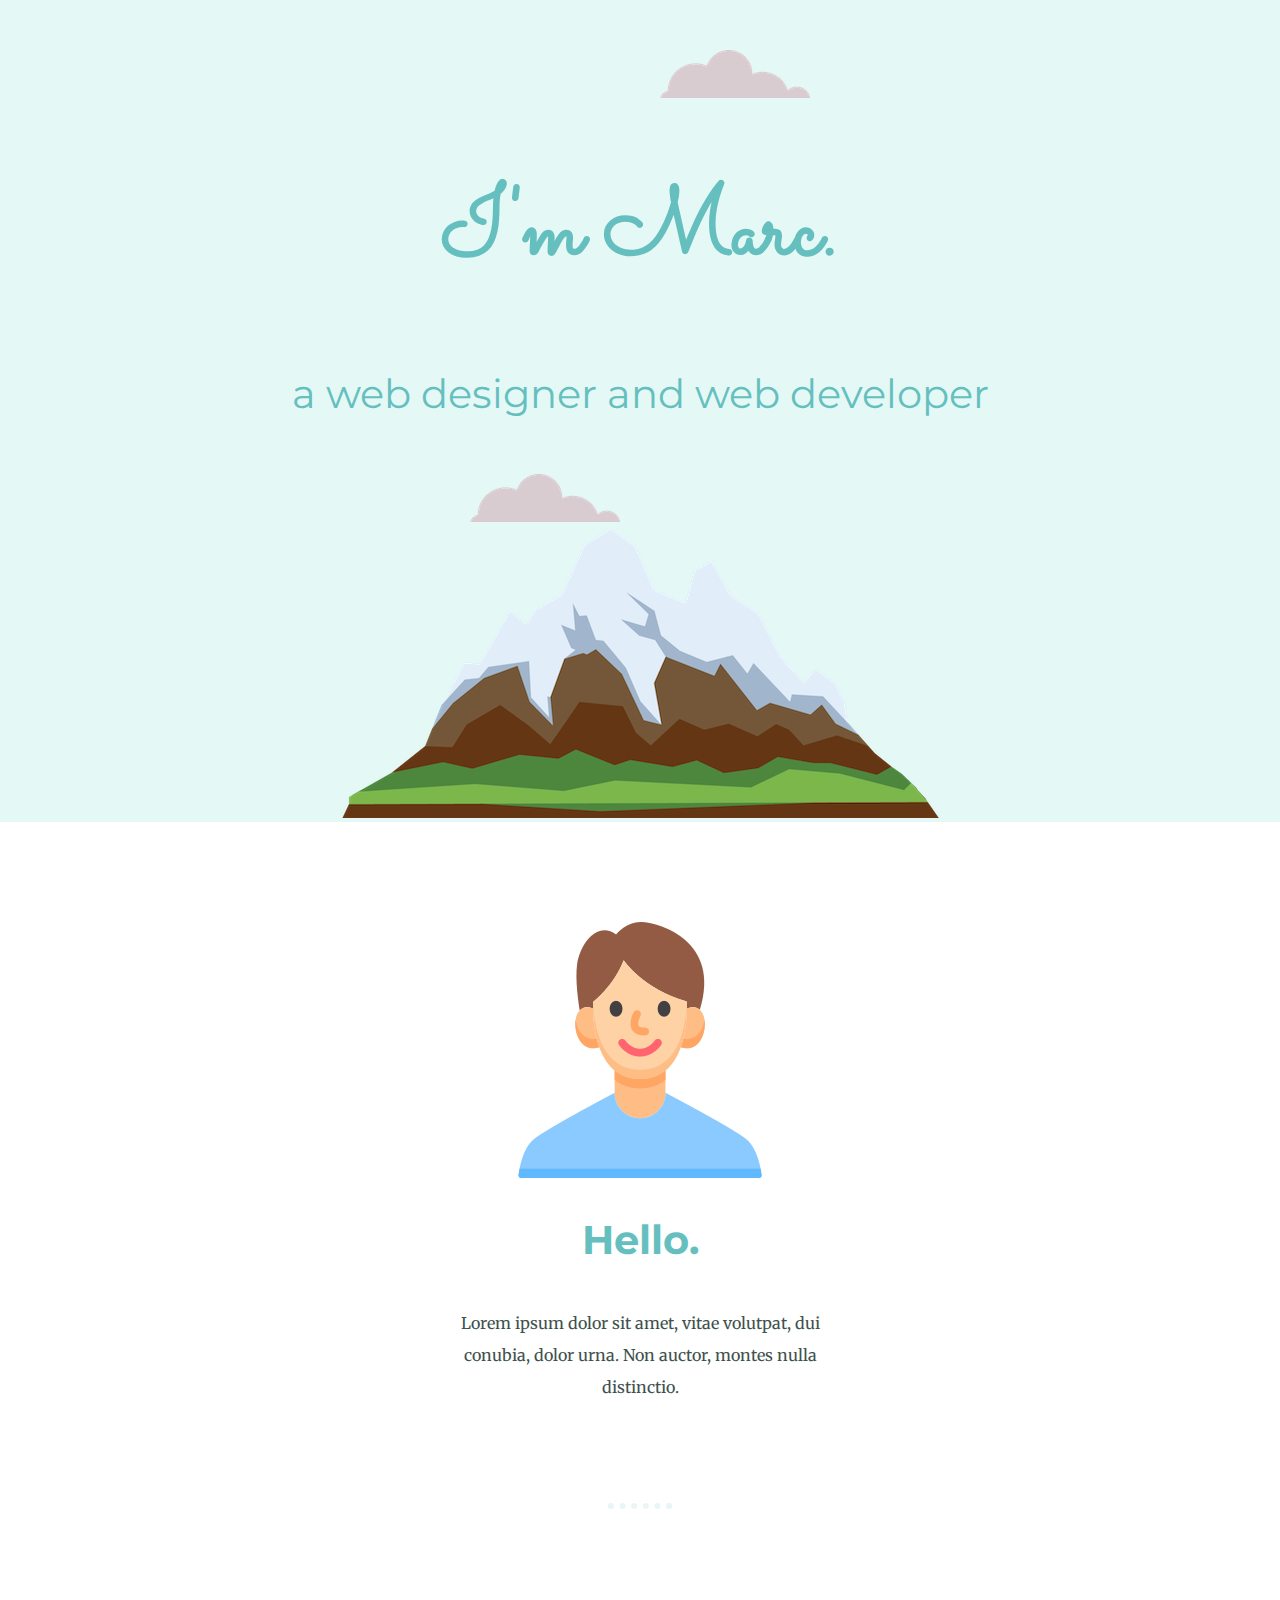
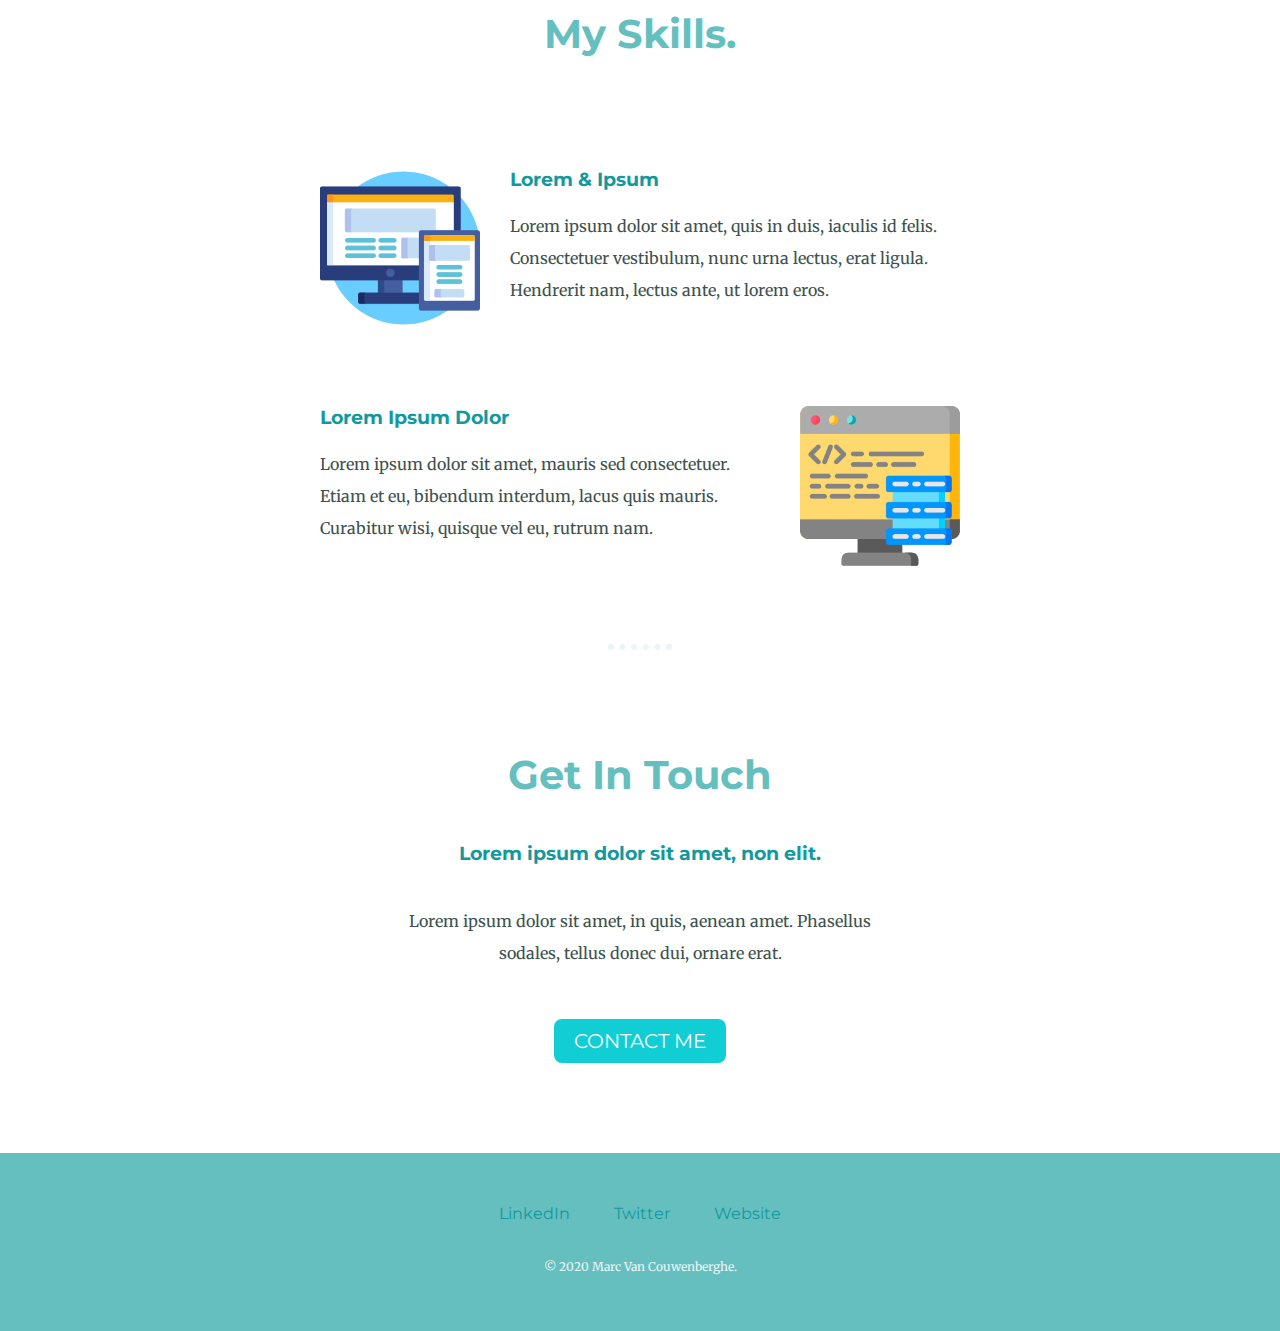
<file: CSS - My Site/index.html>
<!DOCTYPE html>
<html lang="en">

<head>
  <meta charset="UTF-8">
  <meta name="viewport" content="width=device-width, initial-scale=1.0">
  <meta http-equiv="X-UA-Compatible" content="ie=edge">
  <title>Marc Van Couwenberghe</title>
  <link rel="stylesheet" type="text/css" href="css/styles.css">
  <link rel="icon" href="favicon.ico">
  <link href="https://fonts.googleapis.com/css?family=Merriweather|Montserrat|Sacramento&display=swap" rel="stylesheet">
</head>

<body>
  <div class="top-container">
    <img class="top-cloud" src="images/cloud.png" alt="cloud-img">
    <h1>I'm Marc.</h1>
    <h2 class="subtitle">a web designer and web developer</h2>
    <img class="bottom-cloud" src="images/cloud.png" alt="cloud-img">
    <img src="images/mountain.png" alt="mountain-img">
  </div>
  <div class="middle-container">
    <div class="profile">
      <img src="images/man.png" alt="This is me!">
      <h2>Hello.</h2>
      <p class="intro">Lorem ipsum dolor sit amet, vitae volutpat, dui conubia, dolor urna. Non auctor, montes nulla distinctio.</p>
    </div>
    <hr>
    <div class="skills">
      <h2>My Skills.</h2>
      <div class="skill-row">
        <img class="skill-img-left" src="images/monitor.png" alt="Web Design">
        <h3>Lorem & Ipsum</h3>
        <p>Lorem ipsum dolor sit amet, quis in duis, iaculis id felis. Consectetuer vestibulum, nunc urna lectus, erat ligula. Hendrerit nam, lectus ante, ut lorem eros.</p>
      </div>
      <div class="skill-row">
        <img class="skill-img-right" src="images/code.png" alt="Web Development">
        <h3>Lorem Ipsum Dolor</h3>
        <p>Lorem ipsum dolor sit amet, mauris sed consectetuer. Etiam et eu, bibendum interdum, lacus quis mauris. Curabitur wisi, quisque vel eu, rutrum nam.</p>
      </div>
    </div>
    <hr>
    <div class="contact-me">
      <h2>Get In Touch</h2>
      <h3>Lorem ipsum dolor sit amet, non elit.</h3>
      <p class="contact-message">Lorem ipsum dolor sit amet, in quis, aenean amet. Phasellus sodales, tellus donec dui, ornare erat.</p>
      <a class="btn" href="mailto:name@email.com">CONTACT ME</a>
    </div>
  </div>


  <div class="bottom-container">
    <a class="footer-link" href="https://www.linkedin.com/">LinkedIn</a>
    <a class="footer-link" href="https://twitter.com/">Twitter</a>
    <a class="footer-link" href="https://www.appbrewery.co/">Website</a>
    <p class="copyright">© 2020 Marc Van Couwenberghe.</p>
  </div>

</body>

</html>
</file>
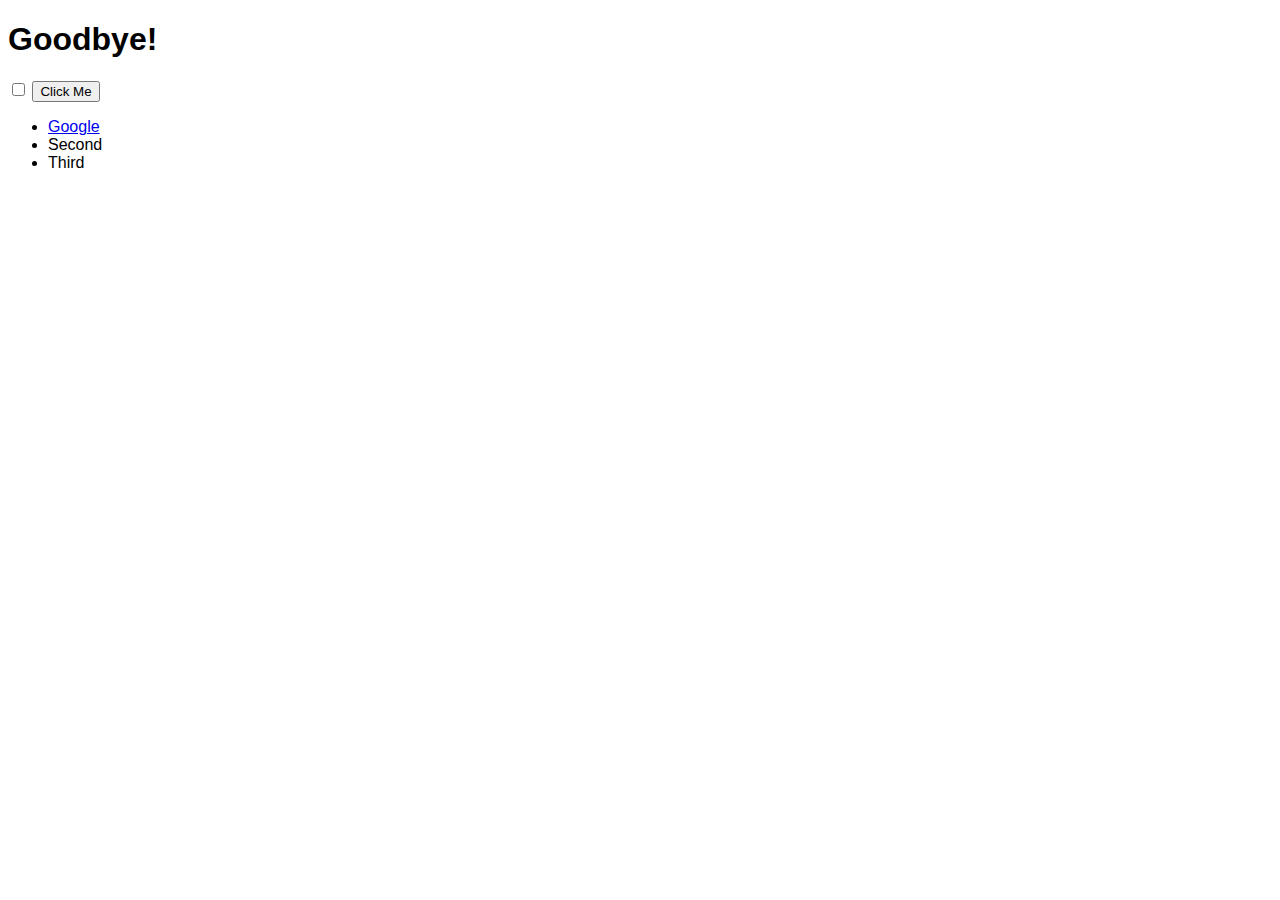
<file: DOM/index.html>
<!DOCTYPE html>
<html lang="en">
<head>
    <meta charset="UTF-8">
    <meta name="viewport" content="width=device-width, initial-scale=1.0">
    <title>My Website</title>
    <link rel="stylesheet" href="styles.css">
</head>
<body>
    <h1>Hello!</h1>
    <input type="checkbox">
    <button style=":active: color:red;">Click Me</button>
    <ul>
        <li><a href="https://www.google.com">Google</a></li>
        <li>Second</li>
        <li>Third</li>
    </ul> 
    
    <script src="index.js"></script>
</body>
</html>
</file>
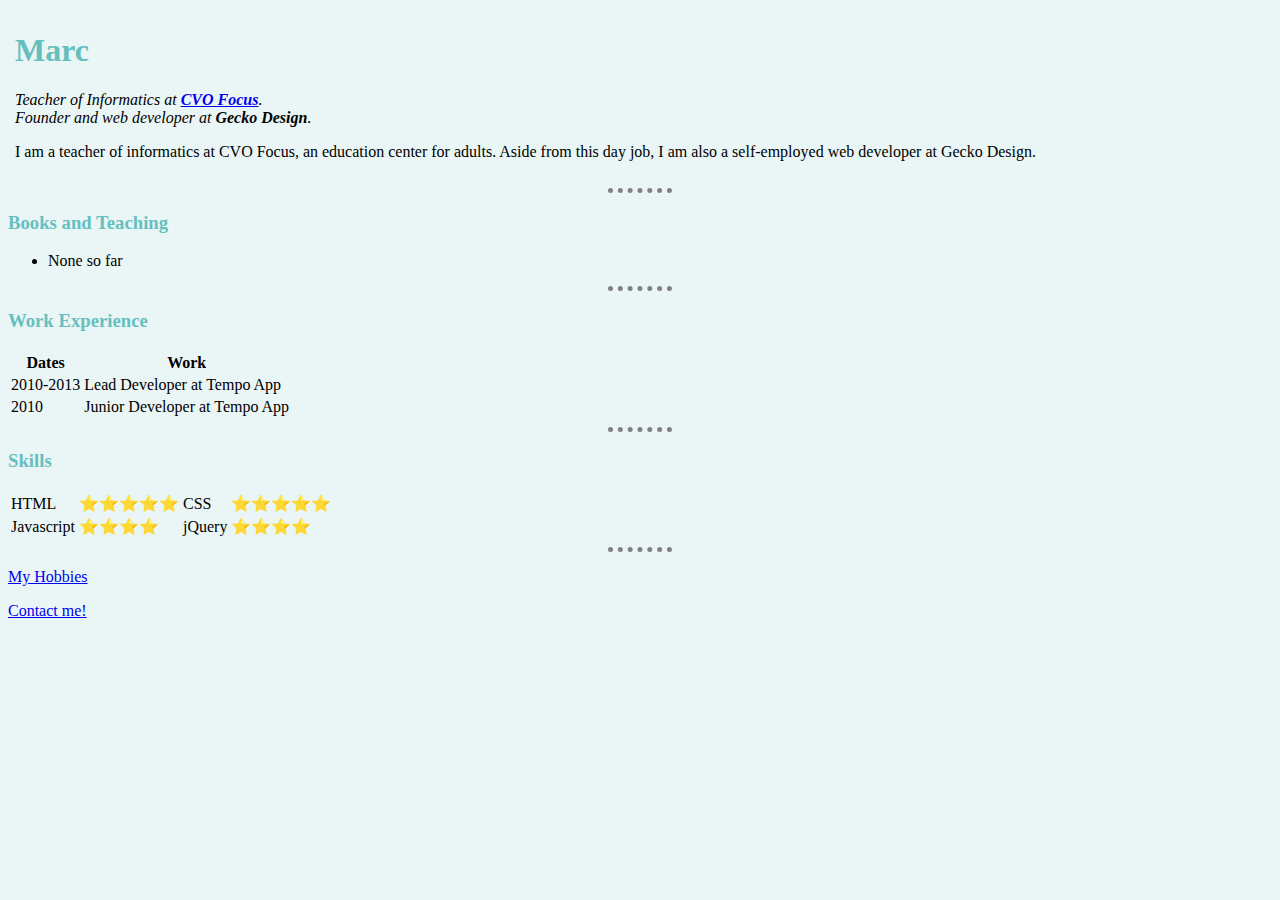
<file: HTML - Personal website/index.html>
<!DOCTYPE html>
<html lang="en" dir="ltr">

<head>
  <meta charset="utf-8">
  <meta name="description" content="This page is a reflection on the person Marc Van Couwenberghe. ">
  <title>Marc's Personal Site</title>
  <link rel="stylesheet" href="css/styles.css">
</head>

<body>
  <table>
    <tr>
      <td></td>
      <td>
        <h1>Marc</h1>
        <p><em>Teacher of Informatics at <strong><a href="https://www.cvofocus.be">CVO Focus</a></strong>.</em>
          <br /><em>Founder and web developer at <strong>Gecko Design</strong>.</em></p>
        <p>I am a teacher of informatics at CVO Focus, an education center for adults. Aside from this day job, I am also a self-employed web developer at Gecko Design. </p>
      </td>
    </tr>
  </table>

  <hr>
  <h3>Books and Teaching</h3>
  <ul>
    <li>None so far</li>
  </ul>
  <hr>
  <h3>Work Experience</h3>
  <table>
    <thead>
      <tr>
        <th>Dates</th>
        <th>Work</th>
      </tr>
    </thead>
    <tbody>
      <tr>
        <td>2010-2013</td>
        <td>Lead Developer at Tempo App</td>
      </tr>
      <tr>
        <td>2010</td>
        <td>Junior Developer at Tempo App</td>
      </tr>
    </tbody>
    <tfoot>

    </tfoot>
  </table>
  <hr>
  <h3>Skills</h3>
  <table>
    <tr>
      <td>HTML</td>
      <td>⭐⭐⭐⭐⭐</td>
      <td>CSS</td>
      <td>⭐⭐⭐⭐⭐</td>
    </tr>
    <tr>
      <td>Javascript</td>
      <td>⭐⭐⭐⭐</td>
      <td>jQuery</td>
      <td>⭐⭐⭐⭐</td>
    </tr>
  </table>
  <hr>
  <p><a href="hobbies.html">My Hobbies</a></p>
  <p><a href="contact.html">Contact me!</a></p>


</body>

</html>
</file>
<file: 5 - Intermediate CSS/relativePositioning.html>
<!DOCTYPE html>
<html lang="en">
<head>
  <meta charset="UTF-8">
  <meta name="viewport" content="width=device-width, initial-scale=1.0">
  <meta http-equiv="X-UA-Compatible" content="ie=edge">
  <title>Relative Positioning</title>
  <link rel="stylesheet" href="styles.css">
</head>
<body>
  <div class="red">

  </div>
  <div class="blue">

  </div>
  <div class="yellow">

  </div>
</body>
</html>
</file>
<file: 5 - Intermediate CSS/relativePositioning2.html>
<!DOCTYPE html>
<html lang="en">
<head>
  <meta charset="UTF-8">
  <meta name="viewport" content="width=device-width, initial-scale=1.0">
  <meta http-equiv="X-UA-Compatible" content="ie=edge">
  <title>Relative Positioning</title>
  <link rel="stylesheet" href="styles2.css">
</head>
<body>
  <div class="red">

  </div>
  <div class="blue">

  </div>
  <div class="yellow">

  </div>
</body>
</html>
</file>
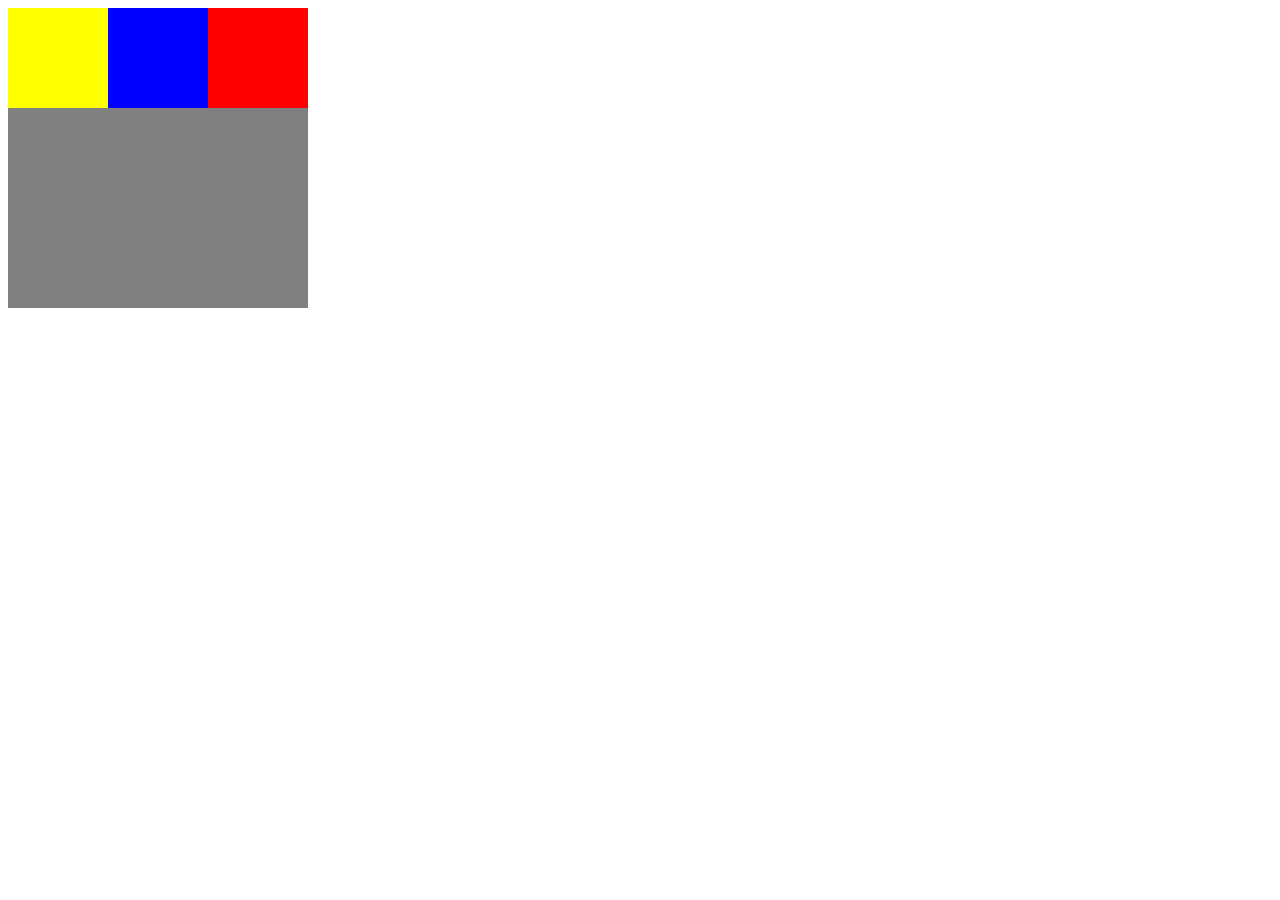
<file: 5 - Intermediate CSS/relativePositioning3.html>
<!DOCTYPE html>
<html lang="en">
<head>
  <meta charset="UTF-8">
  <meta name="viewport" content="width=device-width, initial-scale=1.0">
  <meta http-equiv="X-UA-Compatible" content="ie=edge">
  <title>Relative Positioning</title>
  <link rel="stylesheet" href="styles3.css">
</head>
<body>
  <div class="container">
    <div class="red">

    </div>
    <div class="blue">

    </div>
    <div class="yellow">

    </div>
  </div>

</body>
</html>
</file>
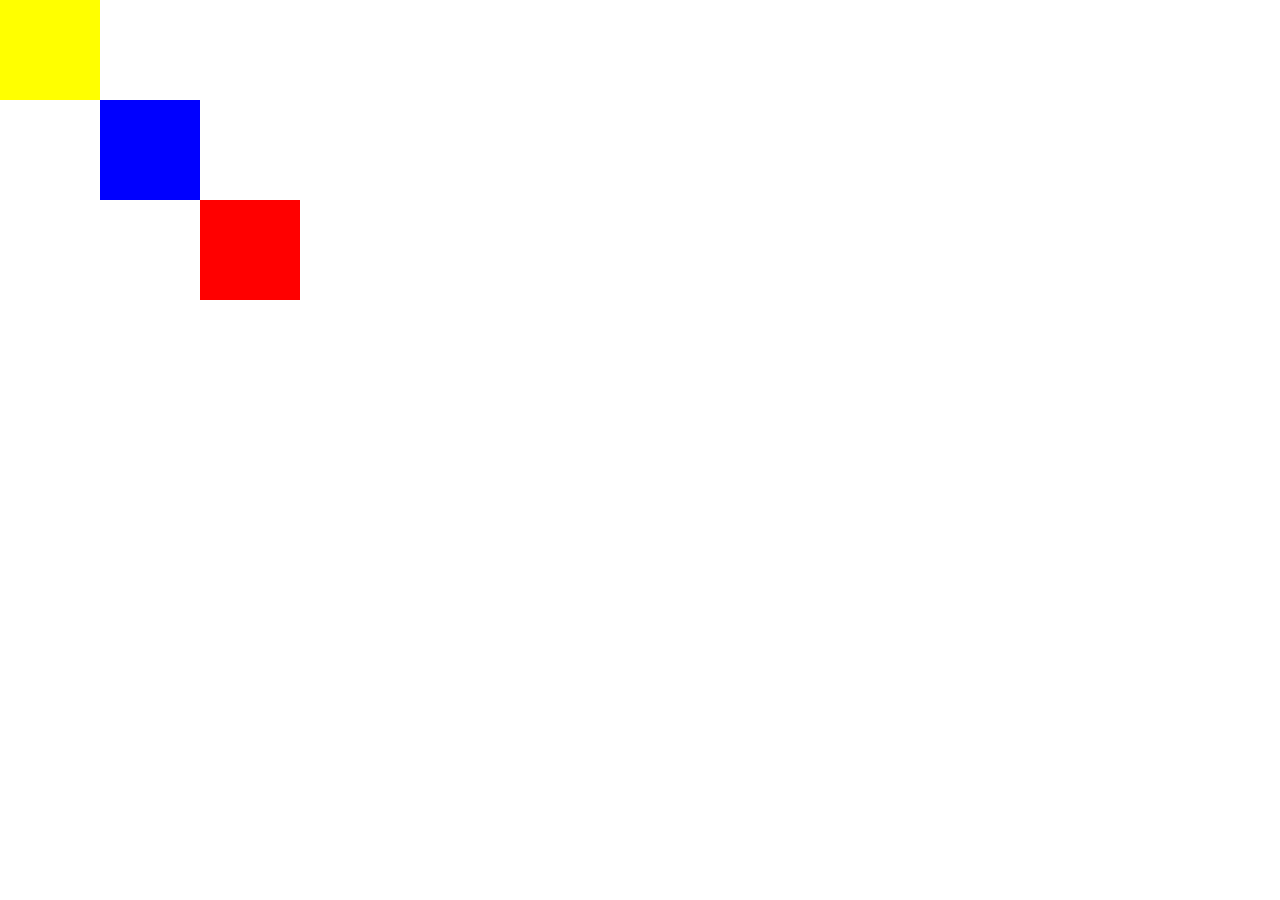
<file: 5 - Intermediate CSS/relativePositioning_challenge.html>
<!DOCTYPE html>
<html lang="en">
<head>
  <meta charset="UTF-8">
  <meta name="viewport" content="width=device-width, initial-scale=1.0">
  <meta http-equiv="X-UA-Compatible" content="ie=edge">
  <title>Relative Positioning</title>
  <link rel="stylesheet" href="styles_challenge.css">
</head>
<body>
  <div class="red">

  </div>
  <div class="blue">

  </div>
  <div class="yellow">

  </div>
</body>
</html>
</file>
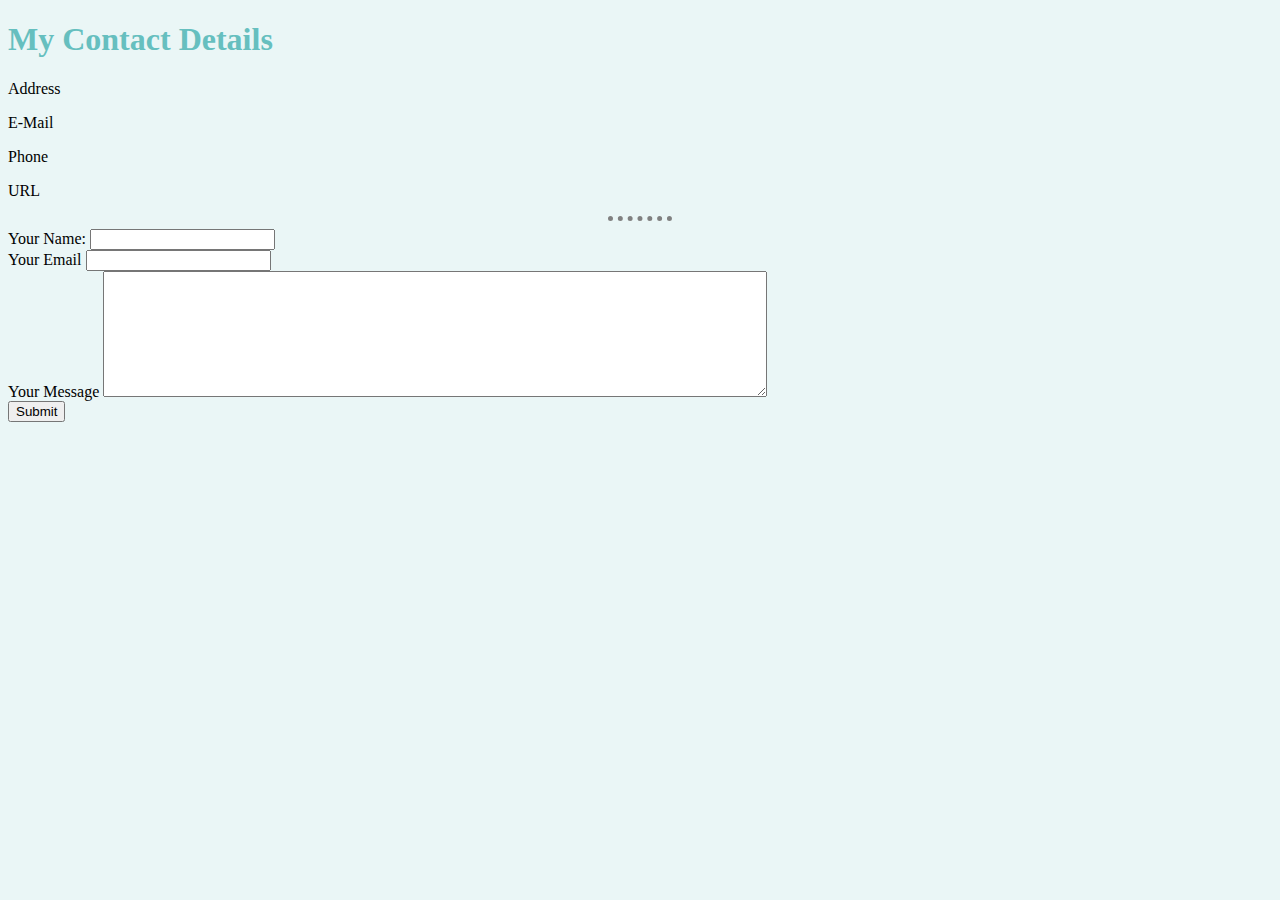
<file: HTML - Personal website/contact.html>
<!DOCTYPE html>
<html lang="en">
<head>
  <meta charset="UTF-8">
  <meta name="viewport" content="width=device-width, initial-scale=1.0">
  <meta http-equiv="X-UA-Compatible" content="ie=edge">
  <title>Contact me!</title>
    <link rel="stylesheet" href="css/styles.css">
</head>
<body>
  <h1>My Contact Details</h1>
  <p>Address</p>
  <p>E-Mail</p>
  <p>Phone</p>
  <p>URL</p>
  <hr>
  <form action="mailto:marc.vancouwenberghe@cvofocus.be" method="post" enctype="text/plain">
    <label for="">Your Name:</label>
    <input type="text" name="yourName" value=""><br>
    <label for="">Your Email</label>
    <input type="email" name="yourEmail"><br>
    <label for="">Your Message</label>
    <textarea name="yourMessage" rows="8" cols="80"></textarea><br>
    <input type="submit" name="">
  </form>

</body>
</html>
</file>
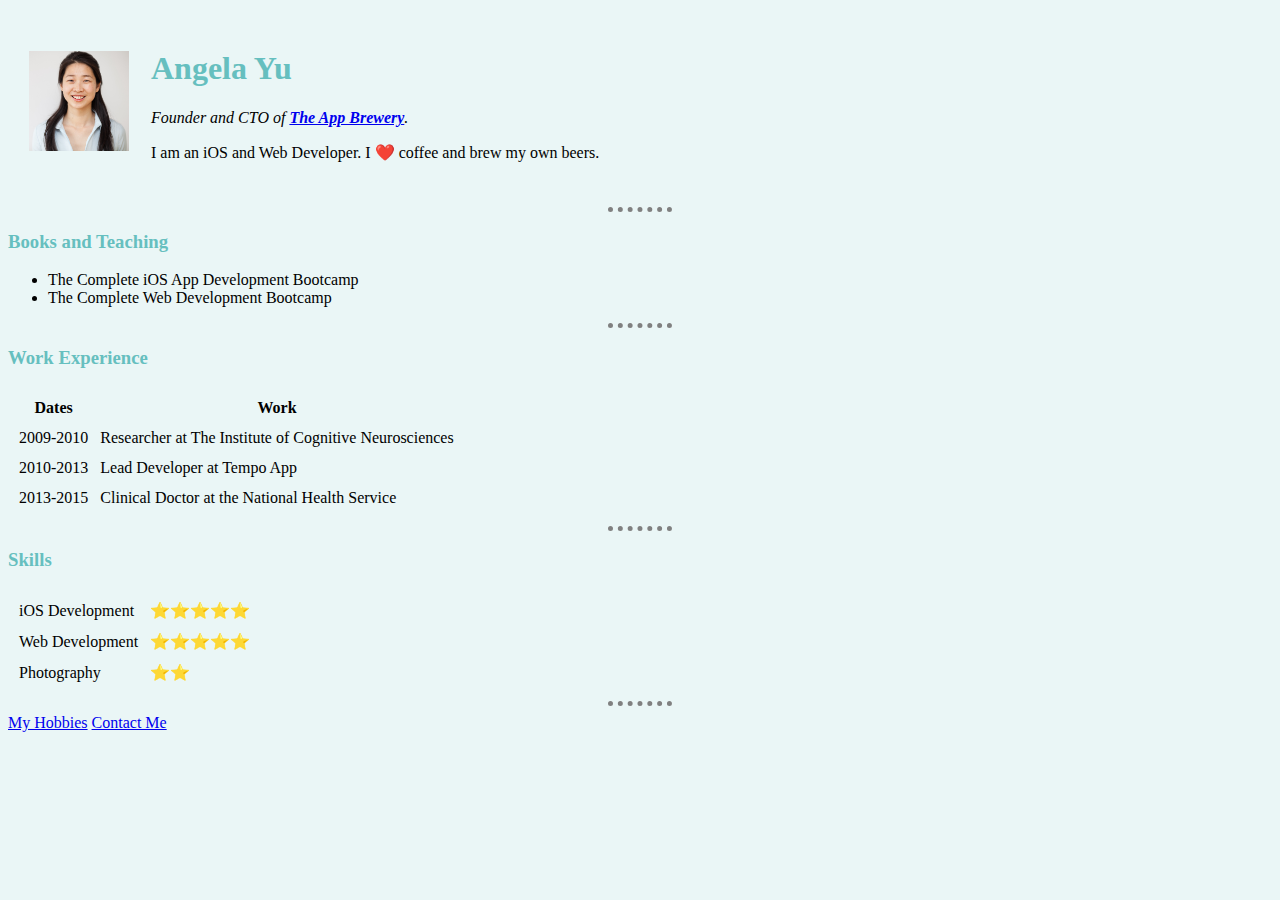
<file: HTML - Personal website/Debugging Problem 1.html>
<!DOCTYPE html>
<html>
  <head>
    <meta charset="utf-8">
    <title>Angela's Personal Site</title>
    <link rel="stylesheet" href="css/styles.css">
  </head>

  <body>
    <table cellspacing="20">
      <tr>
        <td><img src="images/angela.jpeg" height="100" width="100" alt="angela profile picture"></td>
        <td><h1>Angela Yu</h1>
        <p><em>Founder and CTO of <strong><a href="https://www.appbrewery.co/">The App Brewery</a></strong>.</em></p>
        <p>I am an iOS and Web Developer. I ❤️ coffee and brew my own beers.</p></td>
      </tr>
    </table>
    <hr>
    <h3>Books and Teaching</h3>
    <ul>
      <li>The Complete iOS App Development Bootcamp</li>
      <li>The Complete Web Development Bootcamp</li>
    </ul>
    <hr>
    <h3>Work Experience</h3>
    <table cellspacing="10">
      <thead>
        <tr>
          <th>Dates</th>
          <th>Work</th>
        </tr>
      </thead>
      <tbody>
        <tr>
          <td>2009-2010</td>
          <td>Researcher at The Institute of Cognitive Neurosciences</td>
        </tr>
        <tr>
          <td>2010-2013</td>
          <td>Lead Developer at Tempo App</td>
        </tr>
        <tr>
          <td>2013-2015</td>
          <td>Clinical Doctor at the National Health Service</td>
        </tr>
      </tbody>
    </table>
    <hr>
    <h3>Skills</h3>
    <table cellspacing="10">
      <tr>
        <td>iOS Development</td>
        <td>⭐️⭐️⭐️⭐️⭐️</td>
      </tr>
      <tr>
        <td>Web Development</td>
        <td>⭐️⭐️⭐️⭐️⭐️</td>
      </tr>
      <tr>
        <td>Photography</td>
        <td>⭐️⭐️</td>
      </tr>
    </table>
    <hr>
    <a href="hobbies.html">My Hobbies</a>
    <a href="contact-me.html">Contact Me</a>
  </body>
</html>
</file>
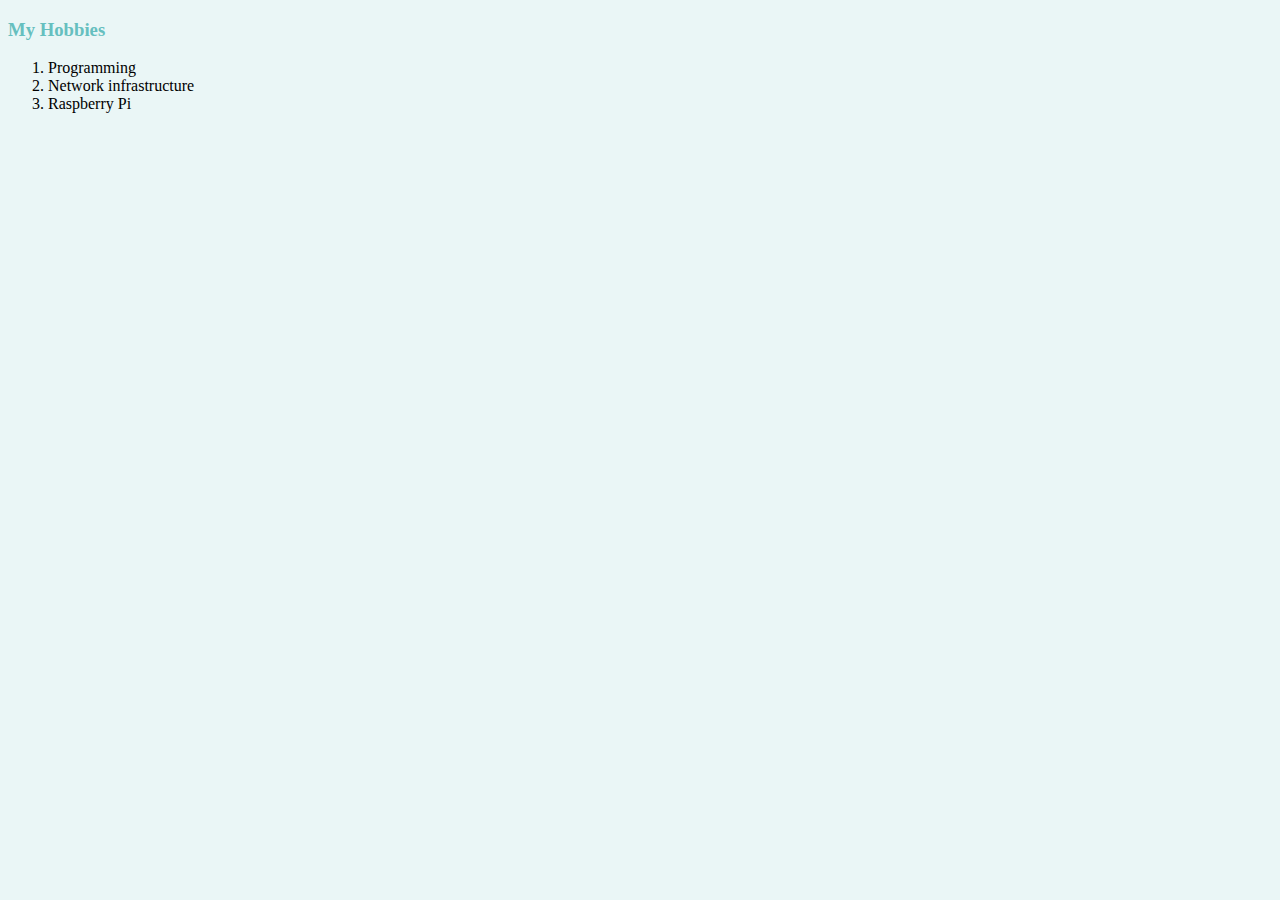
<file: HTML - Personal website/hobbies.html>
<!DOCTYPE html>
<html lang="en">

<head>
  <meta charset="UTF-8">
  <meta name="viewport" content="width=device-width, initial-scale=1.0">
  <meta http-equiv="X-UA-Compatible" content="ie=edge">
  <title>My Hobbies</title>
    <link rel="stylesheet" href="css/styles.css">
</head>

<body>
  <h3>My Hobbies</h3>
  <ol>
    <li>Programming</li>
    <li>Network infrastructure</li>
    <li>Raspberry Pi</li>
  </ol>
</body>

</html>
</file>
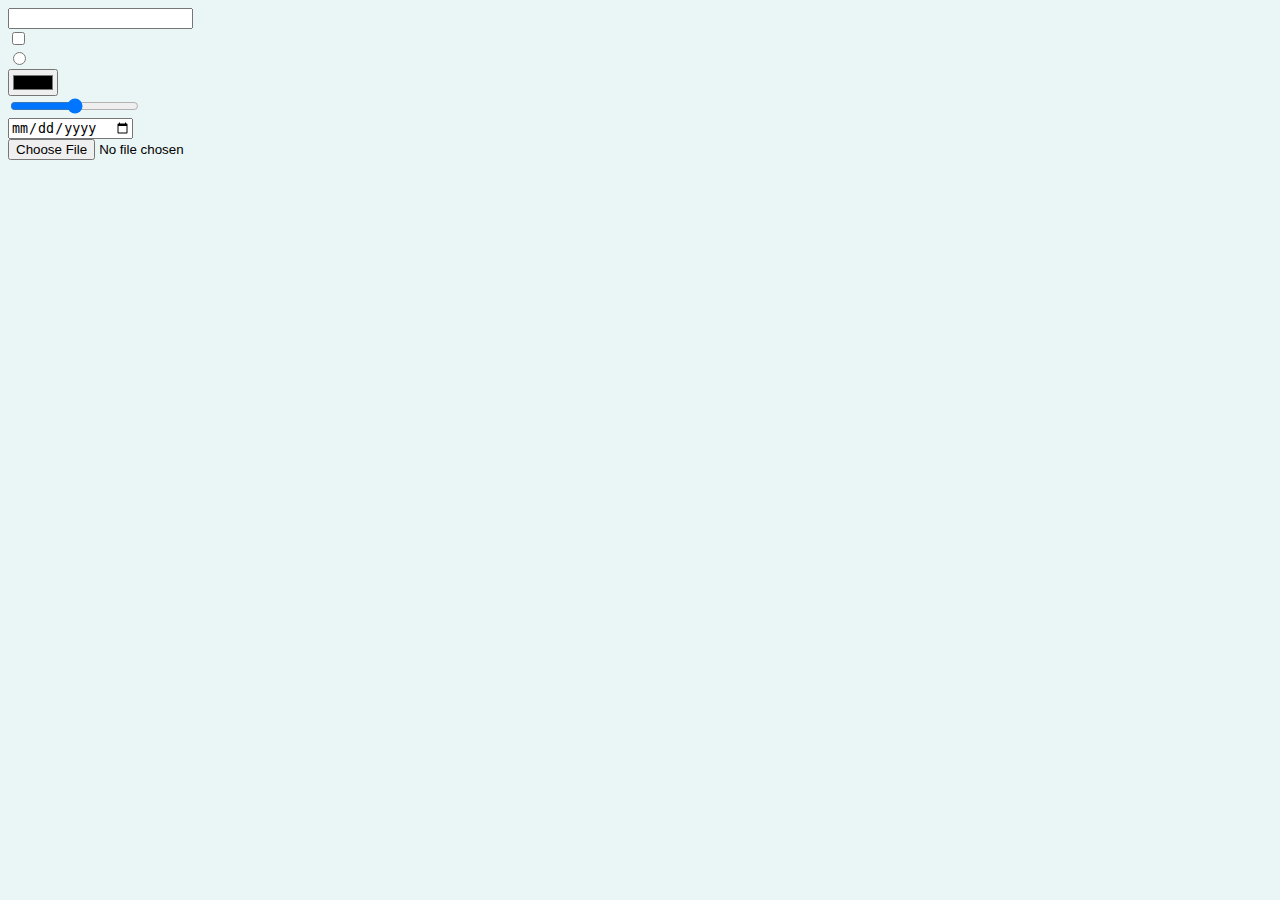
<file: HTML - Personal website/inputs.html>
<!DOCTYPE html>
<html lang="en" dir="ltr">
  <head>
    <meta charset="utf-8">
    <title>Various Types of Inputs</title>
      <link rel="stylesheet" href="css/styles.css">
  </head>
  <body>
    <form class="" action="index.html" method="post">
      <input type="text" name="" value=""><br>
      <input type="checkbox" name="" value=""><br>
      <input type="radio" name="" value=""><br>
      <input type="color" name="" value=""><br>
      <input type="range" name="" value=""><br>
      <input type="date" name="" value=""><br>
      <input type="file" name="" value=""><br>

    </form>
  </body>
</html>
</file>
<file: CSS - My Site/css/styles.css>
body {
  margin: 0;
  text-align: center;
  font-family: 'Merriweather', serif;
  font-size: 100%;
  color: #40514E;
}

h1 {
  margin: 50 auto 0 auto;
  font-family: 'Sacramento', cursive;
  font-size: 6rem;
  color: #66BFBF;
}

h2 {
  font-family: 'Montserrat', sans-serif;
  font-size: 2.5rem;
  color: #66BFBF;
  padding-bottom: 10px;
}

h3 {
  font-family: 'Montserrat', sans-serif;
  color: #11999E;
}

a {
  color: #11999E;
}

.subtitle {
  font-weight: normal;
}

hr {
  border: dotted #EAF6F6 6px;
  border-bottom: none;
  width: 4%;
  margin: 100px auto;
}

p {
  line-height: 2;
}

.contact-message {
  width: 40%;
  margin: 40px auto 60px;
}

.skill-row {
  width: 50%;
  margin: 100px auto 100px auto;
  text-align: left;
}

.skill-img-left {
  width: 25%;
  float: left;
  margin-right: 30px;
}

.skill-img-right {
  width: 25%;
  float: right;
  margin-left: 30px;
}

.top-container {
  background-color: #E4F9F5;
  position: relative;
  padding-top: 100px;
}

.middle-container {
  margin: 100px 0;
}

.intro {
  width: 30%;
  margin: auto;
}

.bottom-container {
  background-color: #66BFBF;
  padding: 50px 0 20px;
}

a {
  color: #11999E;
  font-family: 'Montserrat', sans-serif;
  margin: 10px 20px;
  text-decoration: none;
}

a:hover {
color: #EAF6F6;
  text-decoration: underline;
}

.copyright {
  color: #EAF6F6;
  font-size: 0.75rem;
  padding: 20px 0;
}

.top-cloud {
  position: absolute;
  right: 470px;
  top: 50px;
}

.bottom-cloud {
  position: absolute;
  left: 470px;
  bottom: 300px;
}

.btn {
  background: #11cdd4;
  background-image: --webkit-linear-gradient(top, #11cdd4, #11999e);
  background-image: --moz-linear-gradient(top, #11cdd4, #11999e);
  background-image: --ms-linear-gradient(top, #11cdd4, #11999e);
  background-image: --o-linear-gradient(top, #11cdd4, #11999e);
  background-image: --linear-gradient(to bottom, #11cdd4, #11999e);
  --webkit-border-radius: 8;
  --moz-border-radius: 8;
  border-radius: 8px;
  font-family: 'Montserrat', sans-serif;
  color: #ffffff;
  font-size: 20px;
  padding: 10px 20px 10px 20px;
  text-decoration: none
}

.btn:hover {
  background: #30e3cb;
  background-image: --webkit-linear-gradient(top, #30e3cb, #2bc4ad);
  background-image: --moz-linear-gradient(top, #30e3cb, #2bc4ad);
  background-image: --ms-linear-gradient(top, #30e3cb, #2bc4ad);
  background-image: --o-linear-gradient(top, #30e3cb, #2bc4ad);
  background-image: linear-gradient(to bottom, #30e3cb, #2bc4ad);
  text-decoration: none;
}
</file>
<file: DOM/styles.css>
body {
    font-family: 'Gill Sans', 'Gill Sans MT', Calibri, 'Trebuchet MS', sans-serif;
}
</file>
<file: HTML - Personal website/css/styles.css>
body {
  background-color: #eaf6f6;
}

hr {
  border-style: none;
  border-top-style: dotted;
  border-color: grey;
  border-width: 5px;
  width: 5%;
}

h1 {
  color: #66BFBF;
}

h3 {
  color: #66BFBF;
}
</file>
<file: 5 - Intermediate CSS/styles.css>
.red {
  height: 100px;
  width: 100px;
  background-color: red;
  display: inline-block;
  position: relative;
  left: 200px;
}

.blue {
  height: 100px;
  width: 100px;
  background-color: blue;
  display: inline-block;
  position: relative;
  right: 100px;
}

.yellow {
  height: 100px;
  width: 100px;
  background-color: yellow;
  display: inline-block;
  position: relative;
  right: 100px;
}
</file>
<file: 5 - Intermediate CSS/styles2.css>
.red {
  height: 100px;
  width: 100px;
  background-color: red;
  position: absolute;
  left: 200px;
}

.blue {
  height: 100px;
  width: 100px;
  background-color: blue;
}

.yellow {
  height: 100px;
  width: 100px;
  background-color: yellow;
}
</file>
<file: 5 - Intermediate CSS/styles3.css>
.container {
  height: 300px;
  width: 300px;
  background-color: grey;
  position: relative;
}

.red {
  height: 100px;
  width: 100px;
  background-color: red;
  position: absolute;
  left: 200px;
}

.blue {
  height: 100px;
  width: 100px;
  background-color: blue;
  position: absolute;
  left: 100px;
}

.yellow {
  height: 100px;
  width: 100px;
  background-color: yellow;
  position: absolute;
  left: 0;
}
</file>
<file: 5 - Intermediate CSS/styles_challenge.css>
.red {
  height: 100px;
  width: 100px;
  background-color: red;
  position: absolute;
  left: 200px;
  top: 200px; 
}

.blue {
  height: 100px;
  width: 100px;
  background-color: blue;
  position: absolute;
  left: 100px;
  top: 100px;
}

.yellow {
  height: 100px;
  width: 100px;
  background-color: yellow;
  position: absolute;
  left: 0;
  top: 0;
}
</file>
